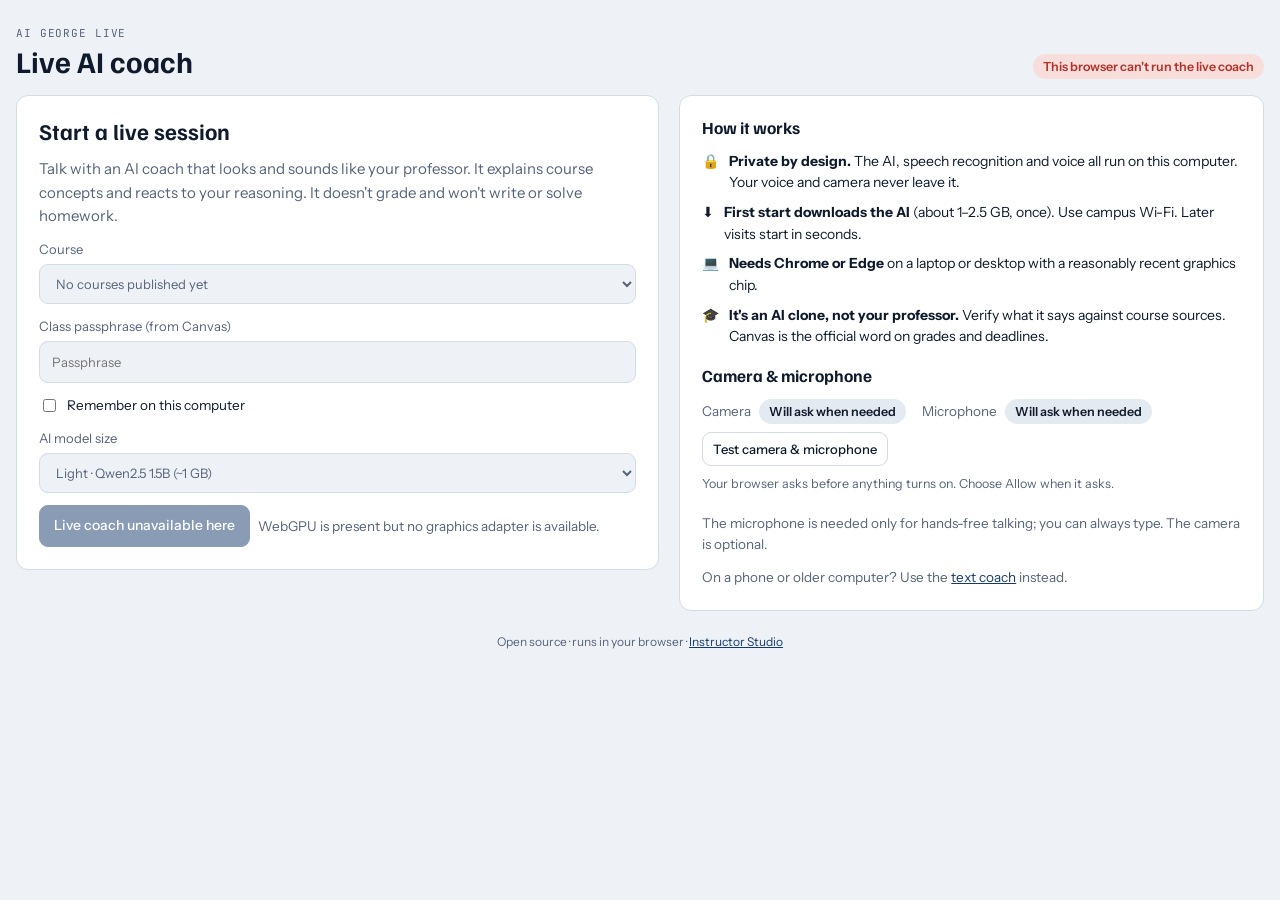
<file: index.html>
<!doctype html>
<html lang="en">
<head>
<meta charset="utf-8">
<meta name="viewport" content="width=device-width, initial-scale=1, viewport-fit=cover">
<title>AI George Live</title>
<meta name="description" content="A live, talking AI coach for Dr. George Antoniou's courses. Runs entirely in your browser.">
<link rel="preconnect" href="https://fonts.googleapis.com"><link rel="preconnect" href="https://fonts.gstatic.com" crossorigin>
<link rel="stylesheet" href="https://fonts.googleapis.com/css2?family=Familjen+Grotesk:wght@500;600;700&family=Instrument+Sans:wght@400;500;600&family=JetBrains+Mono:wght@400;600&display=swap">
<link rel="stylesheet" href="assets/app.css">
<script type="importmap">
{ "imports": {
  "@huggingface/transformers": "https://cdn.jsdelivr.net/npm/@huggingface/transformers@3.8.1/dist/transformers.min.js",
  "kokoro-js": "https://cdn.jsdelivr.net/npm/kokoro-js@1.2.1/dist/kokoro.js",
  "phonemizer": "https://cdn.jsdelivr.net/npm/phonemizer@1.2.1/dist/phonemizer.js",
  "path": "./js/stubs/empty.js",
  "fs/promises": "./js/stubs/empty.js"
} }
</script>
</head>
<body>
<div class="wrap">
  <header class="top">
    <div><span class="eyebrow" id="school">AI George Live</span><h1 id="title">Live AI coach</h1></div>
    <div class="row"><span class="pill" id="gpuPill">Checking this computer…</span></div>
  </header>

  <!-- Gate: choose course, unlock, check device -->
  <section id="gate" class="gate">
    <div class="card stack">
      <h2>Start a live session</h2>
      <p class="muted">Talk with an AI coach that looks and sounds like your professor. It explains course concepts and reacts to your reasoning. It doesn't grade and won't write or solve homework.</p>
      <label class="f">Course<select id="course"></select></label>
      <label class="f">Class passphrase (from Canvas)<input type="password" id="pass" autocomplete="current-password" placeholder="Passphrase"></label>
      <label class="row" style="font-size:13.5px;gap:8px"><input type="checkbox" id="remember"> Remember on this computer</label>
      <label class="f">AI model size<select id="tier"></select></label>
      <div class="row"><button class="btn primary" id="startBtn" type="button">Start session</button><span class="muted" id="gateMsg" style="font-size:13.5px"></span></div>
      <div class="progress" id="progress" hidden></div>
    </div>
    <div class="card stack">
      <h2 style="font-size:17px">How it works</h2>
      <ul class="checks">
        <li><span>🔒</span><span><strong>Private by design.</strong> The AI, speech recognition and voice all run on this computer. Your voice and camera never leave it.</span></li>
        <li><span>⬇️</span><span><strong>First start downloads the AI</strong> (about 1–2.5 GB, once). Use campus Wi-Fi. Later visits start in seconds.</span></li>
        <li><span>💻</span><span><strong>Needs Chrome or Edge</strong> on a laptop or desktop with a reasonably recent graphics chip.</span></li>
        <li><span>🎓</span><span><strong>It's an AI clone, not your professor.</strong> Verify what it says against course sources. Canvas is the official word on grades and deadlines.</span></li>
      </ul>
      <h2 style="font-size:17px;margin-top:6px">Camera &amp; microphone</h2>
      <div id="devCheck"></div>
      <p class="muted" style="font-size:13.5px">The microphone is needed only for hands-free talking; you can always type. The camera is optional.</p>
      <p class="muted" style="font-size:13.5px">On a phone or older computer? Use the <a id="textCoach" target="_blank" rel="noopener">text coach</a> instead.</p>
    </div>
  </section>

  <!-- Room -->
  <section id="room" class="room" hidden>
    <div>
      <div class="stage" id="stage">
        <canvas class="face" id="face" width="512" height="512" aria-label="Animated coach"></canvas>
        <span class="badge">AI CLONE · NOT LIVE PERSON</span>
        <span class="state"><span class="dot" id="stateDot"></span><span id="stateText">Ready</span></span>
        <div class="level" id="level" aria-hidden="true"></div>
        <div class="captions" id="captions" aria-live="polite"></div>
        <div class="nameplate"><b id="coachName">AI George</b><span id="coachSub">AI coach</span></div>
        <div class="selfview"><video id="self" playsinline muted></video><div class="off" id="selfOff">Camera off</div></div>
      </div>
      <div class="controls">
        <button class="ctl" id="micBtn" type="button" aria-pressed="false">🎙️ Talk hands-free</button>
        <button class="ctl" id="camBtn" type="button" aria-pressed="false">📷 Camera</button>
        <button class="ctl" id="stopBtn" type="button">⏹ Stop talking</button>
        <button class="ctl" id="capBtn" type="button" aria-pressed="true">CC Captions</button>
        <button class="ctl end" id="endBtn" type="button">End</button>
      </div>
    </div>
    <aside class="card side">
      <header><span class="eyebrow">Conversation</span><span class="muted" style="font-size:13px">Not saved. Nothing is sent to your professor.</span></header>
      <div class="log" id="log"></div>
      <div>
        <form class="compose" id="compose"><textarea id="q" rows="2" placeholder="Type a question, or turn on hands-free and just talk…" aria-label="Your question"></textarea><button class="btn primary" type="submit">Send</button></form>
        <p class="hint">Coaching only: concepts, examples and feedback on your thinking. No grading, no homework writing.</p>
      </div>
    </aside>
  </section>
  <footer class="foot">Open source · runs in your browser · <a href="studio.html">Instructor Studio</a></footer>
</div>
<script type="module" src="js/live.js"></script>
</body>
</html>
</file>
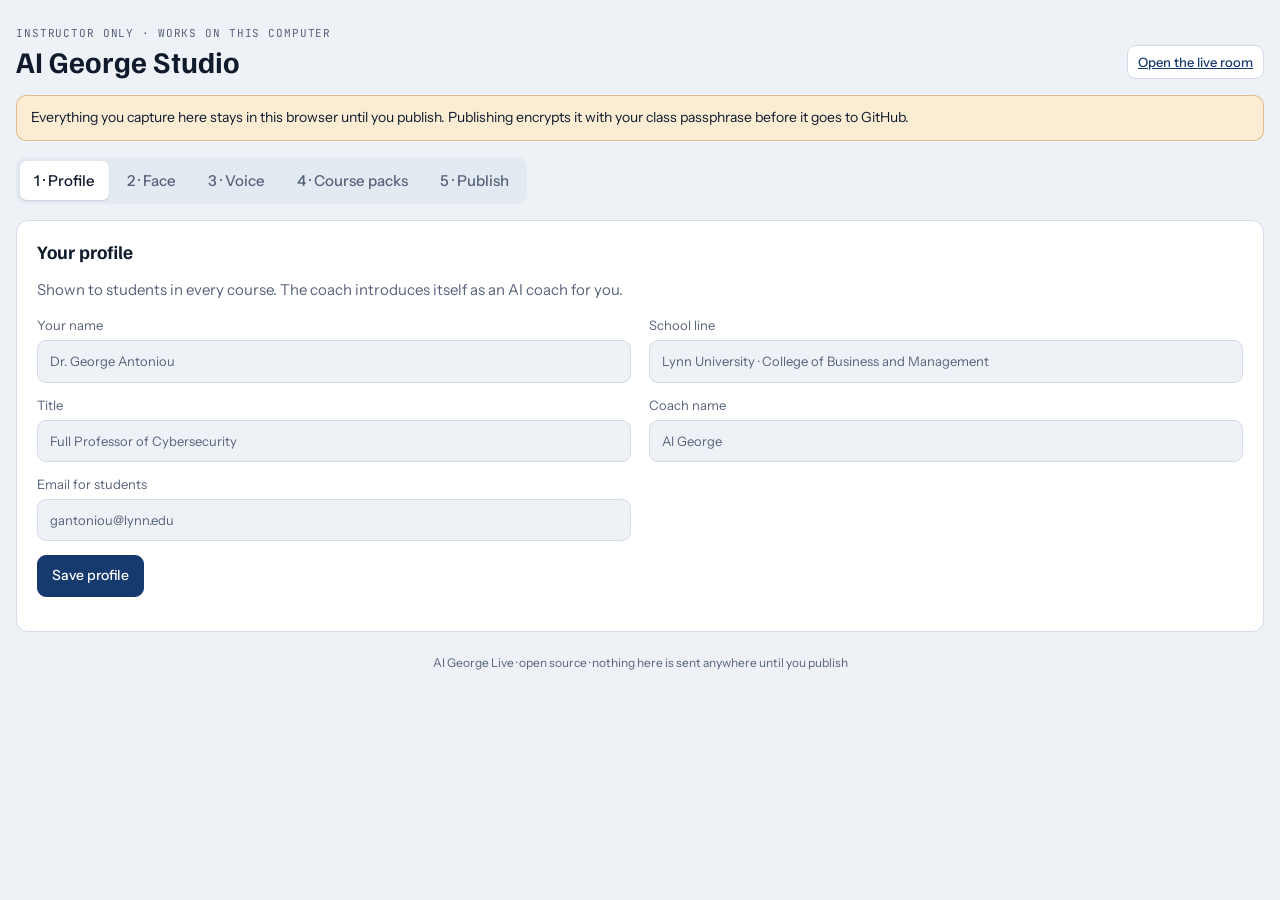
<file: studio.html>
<!doctype html>
<html lang="en">
<head>
<meta charset="utf-8">
<meta name="viewport" content="width=device-width, initial-scale=1, viewport-fit=cover">
<title>AI George Studio</title>
<meta name="robots" content="noindex">
<link rel="preconnect" href="https://fonts.googleapis.com"><link rel="preconnect" href="https://fonts.gstatic.com" crossorigin>
<link rel="stylesheet" href="https://fonts.googleapis.com/css2?family=Familjen+Grotesk:wght@500;600;700&family=Instrument+Sans:wght@400;500;600&family=JetBrains+Mono:wght@400;600&display=swap">
<link rel="stylesheet" href="assets/app.css">
<script type="importmap">
{ "imports": {
  "@huggingface/transformers": "https://cdn.jsdelivr.net/npm/@huggingface/transformers@3.8.1/dist/transformers.min.js",
  "kokoro-js": "https://cdn.jsdelivr.net/npm/kokoro-js@1.2.1/dist/kokoro.js",
  "phonemizer": "https://cdn.jsdelivr.net/npm/phonemizer@1.2.1/dist/phonemizer.js",
  "path": "./js/stubs/empty.js",
  "fs/promises": "./js/stubs/empty.js"
} }
</script>
</head>
<body>
<div class="wrap">
  <header class="top">
    <div><span class="eyebrow">Instructor only · works on this computer</span><h1>AI George Studio</h1></div>
    <a class="btn small" href="index.html">Open the live room</a>
  </header>
  <p class="banner" style="margin-bottom:16px">Everything you capture here stays in this browser until you publish. Publishing encrypts it with your class passphrase before it goes to GitHub.</p>
  <div class="tabs" role="tablist" id="tabs">
    <button class="tab" role="tab" data-tab="profile" aria-selected="true">1 · Profile</button>
    <button class="tab" role="tab" data-tab="face" aria-selected="false">2 · Face</button>
    <button class="tab" role="tab" data-tab="voice" aria-selected="false">3 · Voice</button>
    <button class="tab" role="tab" data-tab="packs" aria-selected="false">4 · Course packs</button>
    <button class="tab" role="tab" data-tab="publish" aria-selected="false">5 · Publish</button>
  </div>
  <main>
    <section class="card panel" id="panel-profile"></section>
    <section class="card panel" id="panel-face" hidden></section>
    <section class="card panel" id="panel-voice" hidden></section>
    <section class="card panel" id="panel-packs" hidden></section>
    <section class="card panel" id="panel-publish" hidden></section>
  </main>
  <footer class="foot">AI George Live · open source · nothing here is sent anywhere until you publish</footer>
</div>
<script type="module" src="js/studio.js"></script>
</body>
</html>
</file>
<file: assets/app.css>
/* AI George Live: shared styles for the live room and the Studio.
   Layout: a video-call stage (coach left, student self-view inset), with the conversation alongside. */
:root {
  --bg: #eef2f7; --surface: #ffffff; --sunken: #e4eaf2; --ink: #0f1b2d; --muted: #56637a; --line: #d3dbe6;
  --navy: #163a6e; --navy-ink: #ffffff; --accent: #b9771f; --accent-soft: #f6e8d2;
  --good: #1d7a4f; --good-soft: #dcf1e6; --warn: #a8630b; --warn-soft: #fbecd4; --bad: #b3322b; --bad-soft: #f8dedb;
  --stage: #0b1424; --stage-ink: #e8eef8;
  --font-display: "Familjen Grotesk", "Helvetica Neue", Arial, sans-serif;
  --font-body: "Instrument Sans", system-ui, -apple-system, "Segoe UI", sans-serif;
  --font-mono: "JetBrains Mono", ui-monospace, Menlo, monospace;
  --r: 12px;
  color-scheme: light;
}
@media (prefers-color-scheme: dark) {
  :root { --bg: #0b1220; --surface: #121b2c; --sunken: #0e1626; --ink: #e6ebf3; --muted: #95a1b6; --line: #25314a;
    --navy: #7ea4e4; --navy-ink: #0b1220; --accent: #e3a64a; --accent-soft: #3a2a12; --good: #5fcf96; --good-soft: #12301f;
    --warn: #f0b259; --warn-soft: #3a2a10; --bad: #f08a80; --bad-soft: #3b1714; --stage: #060b14; color-scheme: dark; }
}
* { box-sizing: border-box; }
[hidden] { display: none !important; }
html, body { margin: 0; }
body { background: var(--bg); color: var(--ink); font: 15px/1.55 var(--font-body); min-height: 100vh; }
button, input, select, textarea { font: inherit; color: inherit; }
button { cursor: pointer; }
:focus-visible { outline: 2px solid var(--accent); outline-offset: 2px; }
h1, h2, h3 { font-family: var(--font-display); line-height: 1.2; margin: 0; text-wrap: balance; }
p { margin: 0; }
a { color: var(--navy); }
.eyebrow { font-family: var(--font-mono); font-size: 11px; letter-spacing: .08em; text-transform: uppercase; color: var(--muted); }
.muted { color: var(--muted); }
.mono { font-family: var(--font-mono); }
.wrap { max-width: 1280px; margin: 0 auto; padding: 20px max(16px, env(safe-area-inset-left)) 40px; }
.card { background: var(--surface); border: 1px solid var(--line); border-radius: var(--r); }
.row { display: flex; flex-wrap: wrap; gap: 8px; align-items: center; }
.stack { display: grid; gap: 12px; }
.btn { border: 1px solid var(--line); background: var(--surface); border-radius: 9px; padding: 9px 14px; font-size: 14px; font-weight: 500; display: inline-flex; align-items: center; gap: 8px; }
.btn:hover { border-color: var(--navy); }
.btn.primary { background: var(--navy); border-color: var(--navy); color: var(--navy-ink); }
.btn.accent { background: var(--accent); border-color: var(--accent); color: #1a1205; }
.btn.danger { color: var(--bad); }
.btn.small { padding: 6px 10px; font-size: 13px; }
.btn:disabled { opacity: .5; cursor: not-allowed; }
input[type=text], input[type=password], input[type=email], input[type=number], select, textarea { width: 100%; border: 1px solid var(--line); border-radius: 9px; padding: 10px 12px; background: var(--bg); }
textarea { resize: vertical; }
input[type=range] { accent-color: var(--navy); width: 100%; }
input[type=checkbox] { accent-color: var(--navy); }
label.f { display: grid; gap: 5px; font-size: 13px; color: var(--muted); }
.banner { border-radius: 10px; padding: 11px 14px; font-size: 14px; background: var(--warn-soft); border: 1px solid color-mix(in srgb, var(--warn) 35%, transparent); }
.banner.ok { background: var(--good-soft); border-color: color-mix(in srgb, var(--good) 35%, transparent); }
.banner.bad { background: var(--bad-soft); border-color: color-mix(in srgb, var(--bad) 35%, transparent); }
.pill { display: inline-flex; align-items: center; gap: 6px; padding: 3px 10px; border-radius: 999px; font-size: 12.5px; font-weight: 600; background: var(--sunken); }
.pill.good { background: var(--good-soft); color: var(--good); } .pill.bad { background: var(--bad-soft); color: var(--bad); } .pill.warn { background: var(--warn-soft); color: var(--warn); }
.top { display: flex; flex-wrap: wrap; align-items: end; justify-content: space-between; gap: 10px; margin-bottom: 16px; }
.top h1 { font-size: clamp(22px, 3vw, 30px); }

/* Gate */
.gate { display: grid; grid-template-columns: minmax(0, 1.1fr) minmax(0, 1fr); gap: 20px; align-items: start; }
@media (max-width: 860px) { .gate { grid-template-columns: minmax(0, 1fr); } }
.gate .card { padding: 22px; }
.checks { display: grid; gap: 8px; margin: 0; padding: 0; list-style: none; font-size: 14px; }
.checks li { display: flex; gap: 10px; align-items: baseline; }
.progress { display: grid; gap: 10px; }
.bar { display: grid; gap: 4px; font-size: 13px; }
.bar .track { height: 8px; border-radius: 4px; background: var(--sunken); overflow: hidden; }
.bar .track i { display: block; height: 100%; width: 0; background: var(--navy); transition: width .3s; }

/* Room */
.room { display: grid; grid-template-columns: minmax(0, 1.55fr) minmax(320px, 1fr); gap: 18px; align-items: start; }
@media (max-width: 960px) { .room { grid-template-columns: minmax(0, 1fr); } }
.stage { position: relative; background: var(--stage); color: var(--stage-ink); border-radius: 16px; overflow: hidden; aspect-ratio: 4 / 3; max-height: 72vh; width: 100%; }
.stage canvas.face { position: absolute; inset: 0; width: 100%; height: 100%; object-fit: cover; }
.stage .nameplate { position: absolute; left: 14px; bottom: 14px; background: rgba(6, 11, 20, .62); backdrop-filter: blur(6px); border-radius: 10px; padding: 7px 12px; font-size: 13.5px; display: grid; gap: 1px; }
.stage .nameplate b { font-family: var(--font-display); font-size: 15px; }
.stage .badge { position: absolute; left: 14px; top: 14px; background: rgba(6, 11, 20, .62); border-radius: 999px; padding: 5px 11px; font-size: 12px; font-family: var(--font-mono); letter-spacing: .04em; }
.stage .state { position: absolute; right: 14px; top: 14px; background: rgba(6, 11, 20, .62); border-radius: 999px; padding: 5px 11px; font-size: 12px; font-family: var(--font-mono); display: flex; gap: 8px; align-items: center; }
.dot { width: 9px; height: 9px; border-radius: 50%; background: #6b7a92; }
.dot.listen { background: #5fcf96; box-shadow: 0 0 0 4px rgba(95, 207, 150, .25); }
.dot.think { background: #e3a64a; animation: blinkdot 1s infinite; }
.dot.talk { background: #7ea4e4; }
@keyframes blinkdot { 50% { opacity: .3; } }
.selfview { position: absolute; right: 14px; bottom: 14px; width: 24%; min-width: 120px; aspect-ratio: 4 / 3; border-radius: 10px; overflow: hidden; border: 2px solid rgba(255, 255, 255, .25); background: #000; }
.selfview video { width: 100%; height: 100%; object-fit: cover; transform: scaleX(-1); display: block; }
.selfview .off { position: absolute; inset: 0; display: grid; place-items: center; font-size: 12px; color: #9aa7bd; }
.captions { position: absolute; left: 50%; transform: translateX(-50%); bottom: calc(24% + 30px); width: min(86%, 760px); text-align: center; font-size: clamp(15px, 1.6vw, 19px); line-height: 1.4; text-shadow: 0 1px 3px rgba(0, 0, 0, .8); pointer-events: none; }
.captions span { background: rgba(6, 11, 20, .55); padding: 3px 8px; border-radius: 6px; box-decoration-break: clone; -webkit-box-decoration-break: clone; }
.level { position: absolute; left: 50%; transform: translateX(-50%); top: 14px; display: flex; gap: 3px; align-items: end; height: 18px; }
.level i { width: 4px; background: #5fcf96; border-radius: 2px; height: 3px; transition: height .08s; }
.controls { display: flex; flex-wrap: wrap; gap: 8px; justify-content: center; margin-top: 12px; }
.ctl { border: 1px solid var(--line); background: var(--surface); border-radius: 999px; padding: 10px 16px; font-weight: 600; font-size: 14px; display: inline-flex; gap: 8px; align-items: center; }
.ctl[aria-pressed="true"] { background: var(--navy); color: var(--navy-ink); border-color: var(--navy); }
.ctl.end { color: var(--bad); }
.side { display: grid; grid-template-rows: auto minmax(0, 1fr) auto; height: min(78vh, 760px); min-height: 460px; overflow: hidden; }
@media (max-width: 960px) { .side { height: auto; min-height: 0; } .log { max-height: 50vh; } }
.side header { padding: 14px 16px; border-bottom: 1px solid var(--line); display: grid; gap: 2px; }
.log { overflow-y: auto; padding: 14px 16px; display: flex; flex-direction: column; gap: 12px; }
.msg { max-width: 92%; display: grid; gap: 3px; }
.msg .who { font-family: var(--font-mono); font-size: 11px; color: var(--muted); }
.msg .b { padding: 9px 12px; border-radius: 12px; overflow-wrap: anywhere; font-size: 14.5px; }
.msg.me { align-self: flex-end; } .msg.me .who { text-align: right; }
.msg.me .b { background: var(--navy); color: var(--navy-ink); border-bottom-right-radius: 4px; }
.msg.ai .b { background: var(--sunken); border-bottom-left-radius: 4px; }
.msg .b p { margin: 0 0 .5em; } .msg .b p:last-child { margin: 0; }
.msg .b ul, .msg .b ol { margin: .2em 0 .5em; padding-left: 1.2em; }
.msg .src { font-size: 11.5px; color: var(--muted); }
.compose { border-top: 1px solid var(--line); padding: 10px; display: grid; grid-template-columns: minmax(0, 1fr) auto; gap: 8px; }
.compose textarea { min-height: 44px; max-height: 160px; }
.hint { font-size: 12px; color: var(--muted); padding: 0 12px 10px; }
footer.foot { text-align: center; font-size: 12px; color: var(--muted); margin-top: 22px; }

/* Studio */
.tabs { display: flex; gap: 4px; padding: 4px; background: var(--sunken); border-radius: 10px; width: max-content; max-width: 100%; overflow-x: auto; margin-bottom: 16px; }
.tab { border: 0; background: transparent; padding: 8px 14px; border-radius: 7px; font-weight: 500; color: var(--muted); white-space: nowrap; }
.tab[aria-selected="true"] { background: var(--surface); color: var(--ink); box-shadow: 0 1px 2px rgba(10, 20, 40, .12); }
.panel { padding: 20px; display: grid; gap: 14px; }
.panel h2 { font-size: 19px; }
.two { display: grid; grid-template-columns: minmax(0, 1fr) minmax(0, 1fr); gap: 18px; align-items: start; }
@media (max-width: 860px) { .two { grid-template-columns: minmax(0, 1fr); } }
.cam { position: relative; background: #000; border-radius: 12px; overflow: hidden; aspect-ratio: 4 / 3; }
.cam video, .cam canvas { position: absolute; inset: 0; width: 100%; height: 100%; object-fit: cover; }
.cam video { transform: scaleX(-1); }
.cam .prompt { position: absolute; left: 0; right: 0; bottom: 0; padding: 14px; background: linear-gradient(transparent, rgba(0, 0, 0, .75)); color: #fff; font-size: 18px; font-family: var(--font-display); text-align: center; }
.cam .count { position: absolute; right: 14px; top: 12px; color: #fff; font-family: var(--font-mono); font-size: 13px; background: rgba(0, 0, 0, .5); padding: 3px 9px; border-radius: 999px; }
.frames { display: grid; grid-template-columns: repeat(auto-fill, minmax(120px, 1fr)); gap: 10px; }
.frame { display: grid; gap: 4px; font-size: 12.5px; }
.frame img { width: 100%; aspect-ratio: 1; object-fit: cover; border-radius: 8px; border: 2px solid var(--line); background: var(--sunken); }
.frame.alt img { border-color: transparent; cursor: pointer; opacity: .8; }
.frame.alt img:hover { opacity: 1; border-color: var(--accent); }
.mix { display: grid; grid-template-columns: minmax(0, 1fr) 140px 48px; gap: 10px; align-items: center; font-size: 13.5px; }
.mix .v { font-family: var(--font-mono); font-size: 12px; text-align: right; }
table.t { width: 100%; border-collapse: collapse; font-size: 13.5px; }
table.t th, table.t td { text-align: left; padding: 7px 8px; border-bottom: 1px solid var(--line); vertical-align: top; }
table.t th { font-family: var(--font-mono); font-size: 11px; color: var(--muted); font-weight: 400; text-transform: uppercase; letter-spacing: .06em; }
.scroll-x { overflow-x: auto; }
.script-line { font-family: var(--font-display); font-size: clamp(18px, 2.4vw, 24px); line-height: 1.4; padding: 18px; background: var(--sunken); border-radius: 12px; }
.log-line { font-family: var(--font-mono); font-size: 12.5px; color: var(--muted); white-space: pre-wrap; }
.log-line.ok { color: var(--good); } .log-line.err { color: var(--bad); }
</file>
